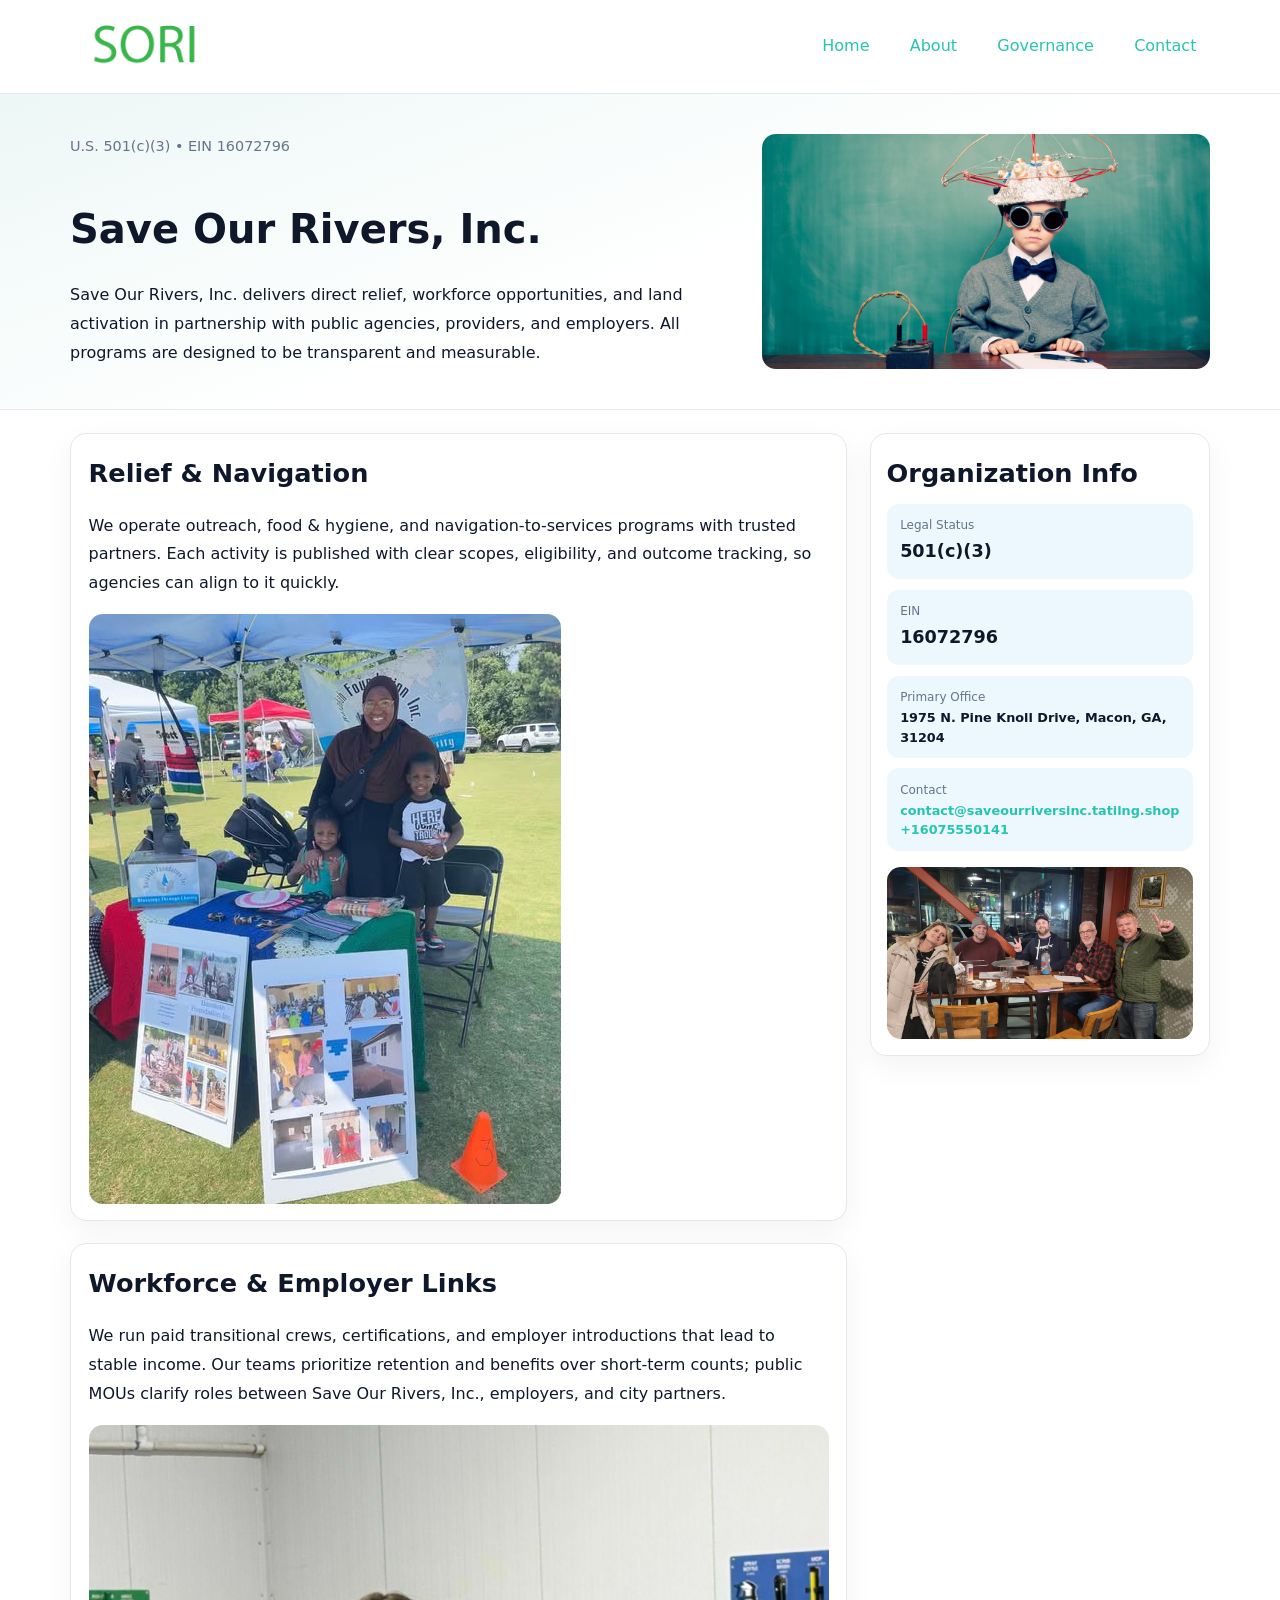
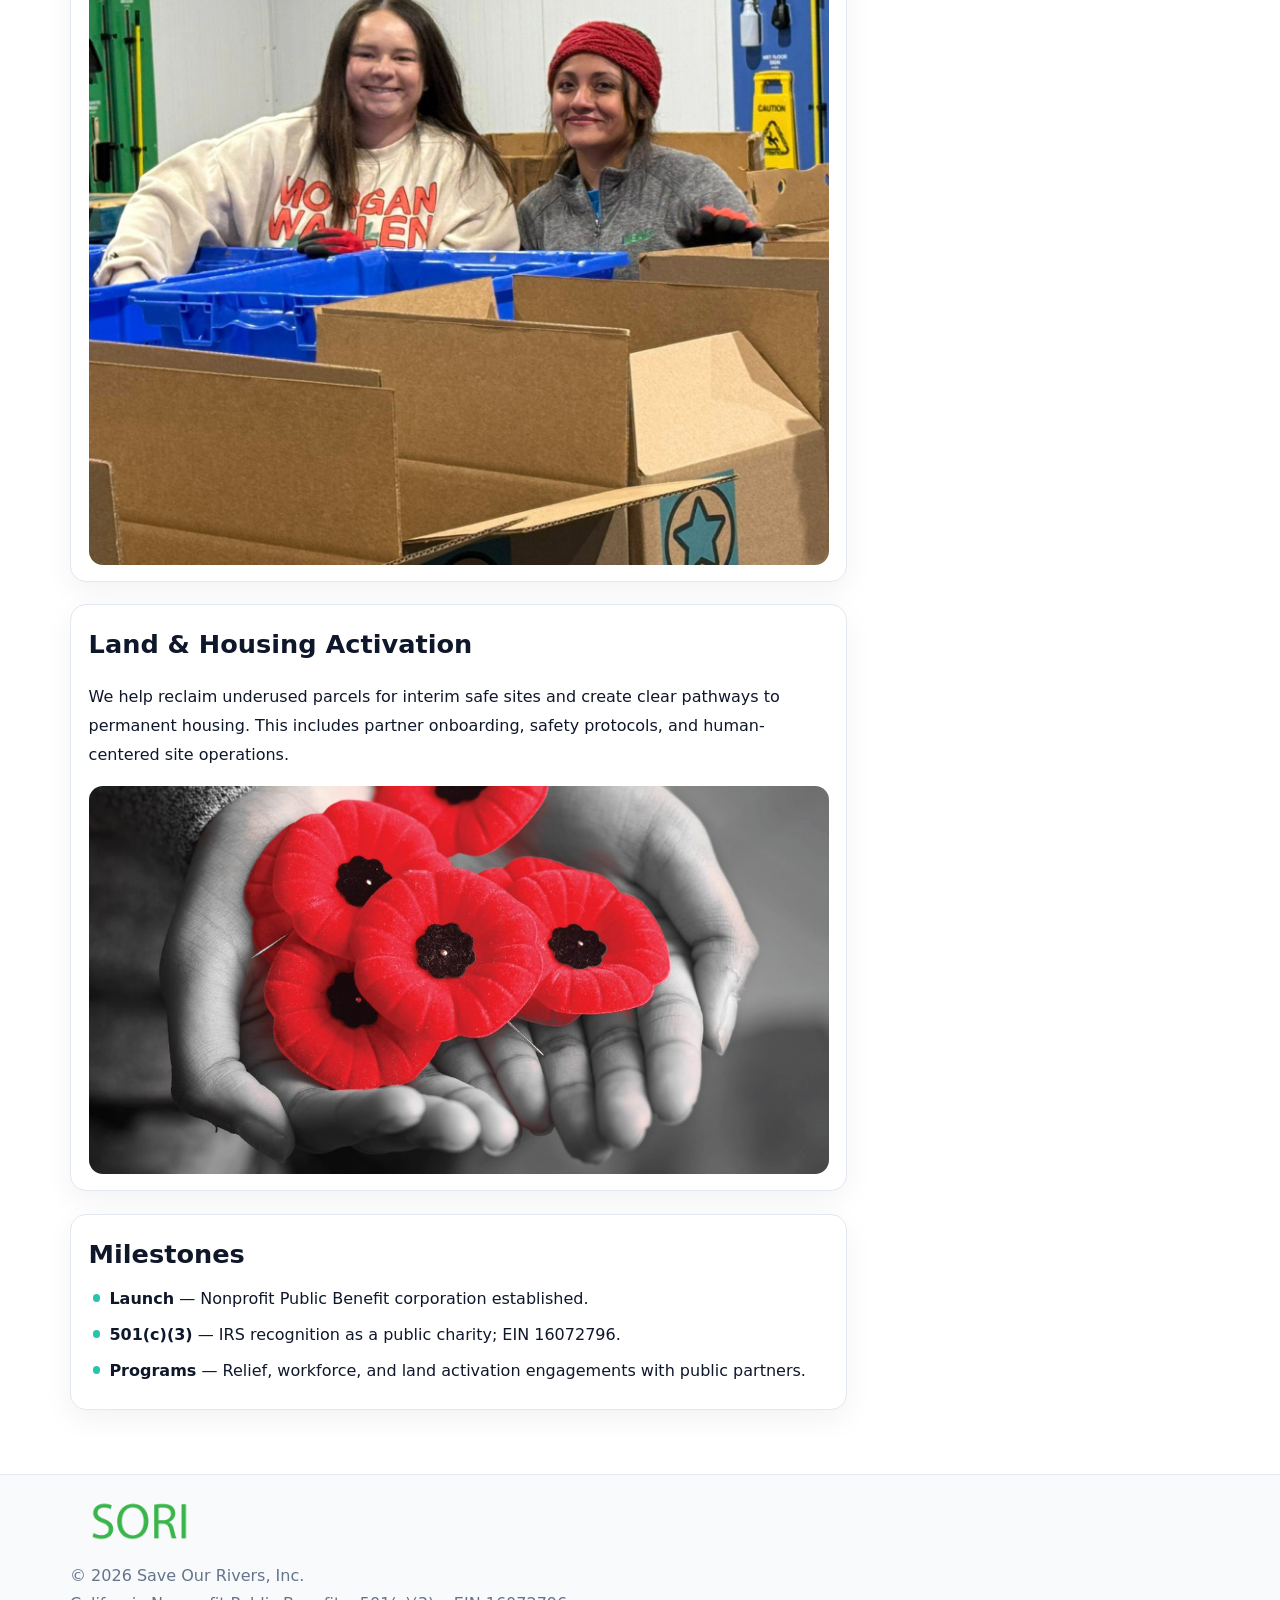
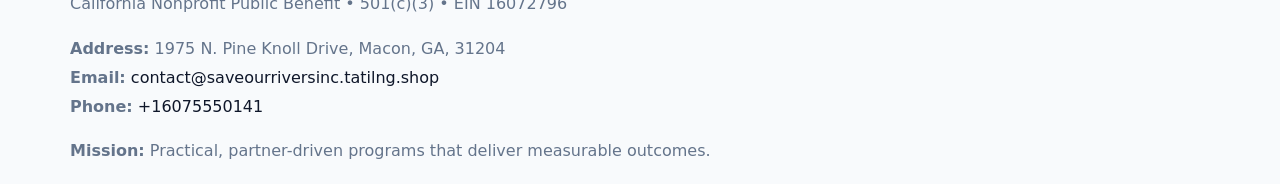
<file: index.html>
<!doctype html><html lang="en"><head>
<meta charset="utf-8">
<meta name="viewport" content="width=device-width,initial-scale=1">
<title>Save Our Rivers, Inc. – Nonprofit • 2025</title>
<link rel="stylesheet" href="assets/styles.css">
<link rel="icon" href="images/logo.png">
<meta name="data-ein" content="16072796">
<meta name="data-name" content="Save Our Rivers, Inc.">
<meta name="data-email" content="contact@saveourriversinc.tatilng.shop">
<meta name="data-phone" content="+16075550141">
<meta name="data-address" content="1975 N. Pine Knoll Drive, Macon, GA, 31204">
<meta name="data-map" content="1975+N+Pine+Knoll+Drive,+Macon,+GA,+31204">
  <meta name="description" content="We are a 501(c)(3) organization advancing community services, education, and direct relief through transparent programs, local partnerships, and measurable outcomes.">
</head><body>
<div style="position:absolute;left:-9999px;top:-9999px;opacity:0" data-uniq="{{UNIQUE_BLOB}}">
  <span>We are a 501(c)(3) organization advancing community services, education, and direct relief through transparent programs, local partnerships, and measurable outcomes.</span><svg width="12" height="12" viewBox="0 0 12 12" xmlns="http://www.w3.org/2000/svg"><circle cx="6" cy="6" r="5" fill="#28a745"/></svg><img src="images/reporting.jpg" width="1" height="1" alt="" loading="lazy"/>
</div>

<header>
  <div class="topnav">
    <a href="index.html"><img src="images/logo.png" alt="Save Our Rivers, Inc." style="width:150px"></a>
    <nav>
      <a class="active" href="index.html">Home</a>
      <a href="about.html">About</a>
      <a href="governance.html">Governance</a>
      <a href="contact.html">Contact</a>
    </nav>
  </div>
</header>

<section class="cbbc4b641a5">
  <div class="hero-wrap">
    <div>
      <p class="subtle">U.S. 501(c)(3) • EIN 16072796</p>
      <h1>Save Our Rivers, Inc.</h1>
      <p class="cf9b0b7c99c">Save Our Rivers, Inc. delivers direct relief, workforce opportunities, and land activation in partnership with public agencies, providers, and employers. All programs are designed to be transparent and measurable.</p>
    </div>
    <img src="images/hero.jpg" alt="Program photo">
  </div>
</section>

<div class="page">
  <main>
    <section class="section panel">
      <h2>Relief & Navigation</h2>
      <p>We operate outreach, food & hygiene, and navigation-to-services programs with trusted partners. Each activity is published with clear scopes, eligibility, and outcome tracking, so agencies can align to it quickly.</p>
      <img src="images/relief.jpg" alt="" style="margin-top:1rem">
    </section>

    <section class="section panel">
      <h2>Workforce & Employer Links</h2>
      <p>We run paid transitional crews, certifications, and employer introductions that lead to stable income. Our teams prioritize retention and benefits over short-term counts; public MOUs clarify roles between Save Our Rivers, Inc., employers, and city partners.</p>
      <img src="images/jobs.jpg" alt="" style="margin-top:1rem">
    </section>

    <section class="section panel">
      <h2>Land & Housing Activation</h2>
      <p>We help reclaim underused parcels for interim safe sites and create clear pathways to permanent housing. This includes partner onboarding, safety protocols, and human-centered site operations.</p>
      <img src="images/land.jpg" alt="" style="margin-top:1rem">
    </section>

    <section class="section panel">
      <h2>Milestones</h2>
      <ul class="timeline">
        <li><strong>Launch</strong> — Nonprofit Public Benefit corporation established.</li>
        <li><strong>501(c)(3)</strong> — IRS recognition as a public charity; EIN 16072796.</li>
        <li><strong>Programs</strong> — Relief, workforce, and land activation engagements with public partners.</li>
      </ul>
    </section>
  </main>

  <aside>
    <div class="sidebox">
      <h2>Organization Info</h2>
      <div class="metric">
        <div class="label">Legal Status</div>
        <div class="value">501(c)(3)</div>
      </div>
      <div class="metric">
        <div class="label">EIN</div>
        <div class="value">16072796</div>
      </div>
      <div class="metric">
        <div class="label">Primary Office</div>
        <div class="value" style="font-size:.8rem;line-height:1.5">1975 N. Pine Knoll Drive, Macon, GA, 31204</div>
      </div>
      <div class="metric">
        <div class="label">Contact</div>
        <div class="value" style="font-size:.8rem;line-height:1.5">
          <a href="mailto:contact@saveourriversinc.tatilng.shop">contact@saveourriversinc.tatilng.shop</a><br>
          <a href="tel:+16075550141">+16075550141</a>
        </div>
      </div>
      <img src="images/community.jpg" alt="" style="margin-top:1rem">
    </div>
  </aside>
</div>

<footer>
  <div class="footer-wrap">
    <div class="footer-grid">
      <div class="footer-col">
        <img src="images/logo.png" alt="" style="width:140px;margin-bottom:.4rem">
        <div class="small">© <span id="year"></span> Save Our Rivers, Inc.</div>
        <div class="small">California Nonprofit Public Benefit • 501(c)(3) • EIN 16072796</div>
      </div>
      <div class="footer-col">
        <div class="small"><strong>Address:</strong> 1975 N. Pine Knoll Drive, Macon, GA, 31204</div>
        <div class="small"><strong>Email:</strong> <a href="mailto:contact@saveourriversinc.tatilng.shop">contact@saveourriversinc.tatilng.shop</a></div>
        <div class="small"><strong>Phone:</strong> <a href="tel:+16075550141">+16075550141</a></div>
      </div>
      <div class="footer-col">
        <div class="small"><strong>Mission:</strong> Practical, partner-driven programs that deliver measurable outcomes.</div>
      </div>
    </div>
  </div>
</footer>

<script>
(function(){
  function m(n){const e=document.querySelector('meta[name="'+n+'"]');return e?e.content:'';}
  function h(s){let x=2166136261>>>0;for(let i=0;i<s.length;i++){x^=s.charCodeAt(i);x=(x*16777619)>>>0;}return x>>>0;}
  const key = h((m('data-ein') || m('data-name') || '0').replace(/\s+/g,''));
  const H = key % 360, S = 55 + (key % 20), L = 46;
  const r = document.documentElement;
  r.style.setProperty('--brand', `hsl(${H} ${S}% ${L}%)`);
  r.style.setProperty('--brand-ink', `hsl(${H} ${Math.min(95,S+10)}% ${Math.max(20,L-18)}%)`);
  r.style.setProperty('--soft', `hsl(${H} ${Math.max(40,S-25)}% 95%)`);
  const y = document.getElementById('year'); if (y) y.textContent = new Date().getFullYear();
})();
</script>
</body></html>
</file>
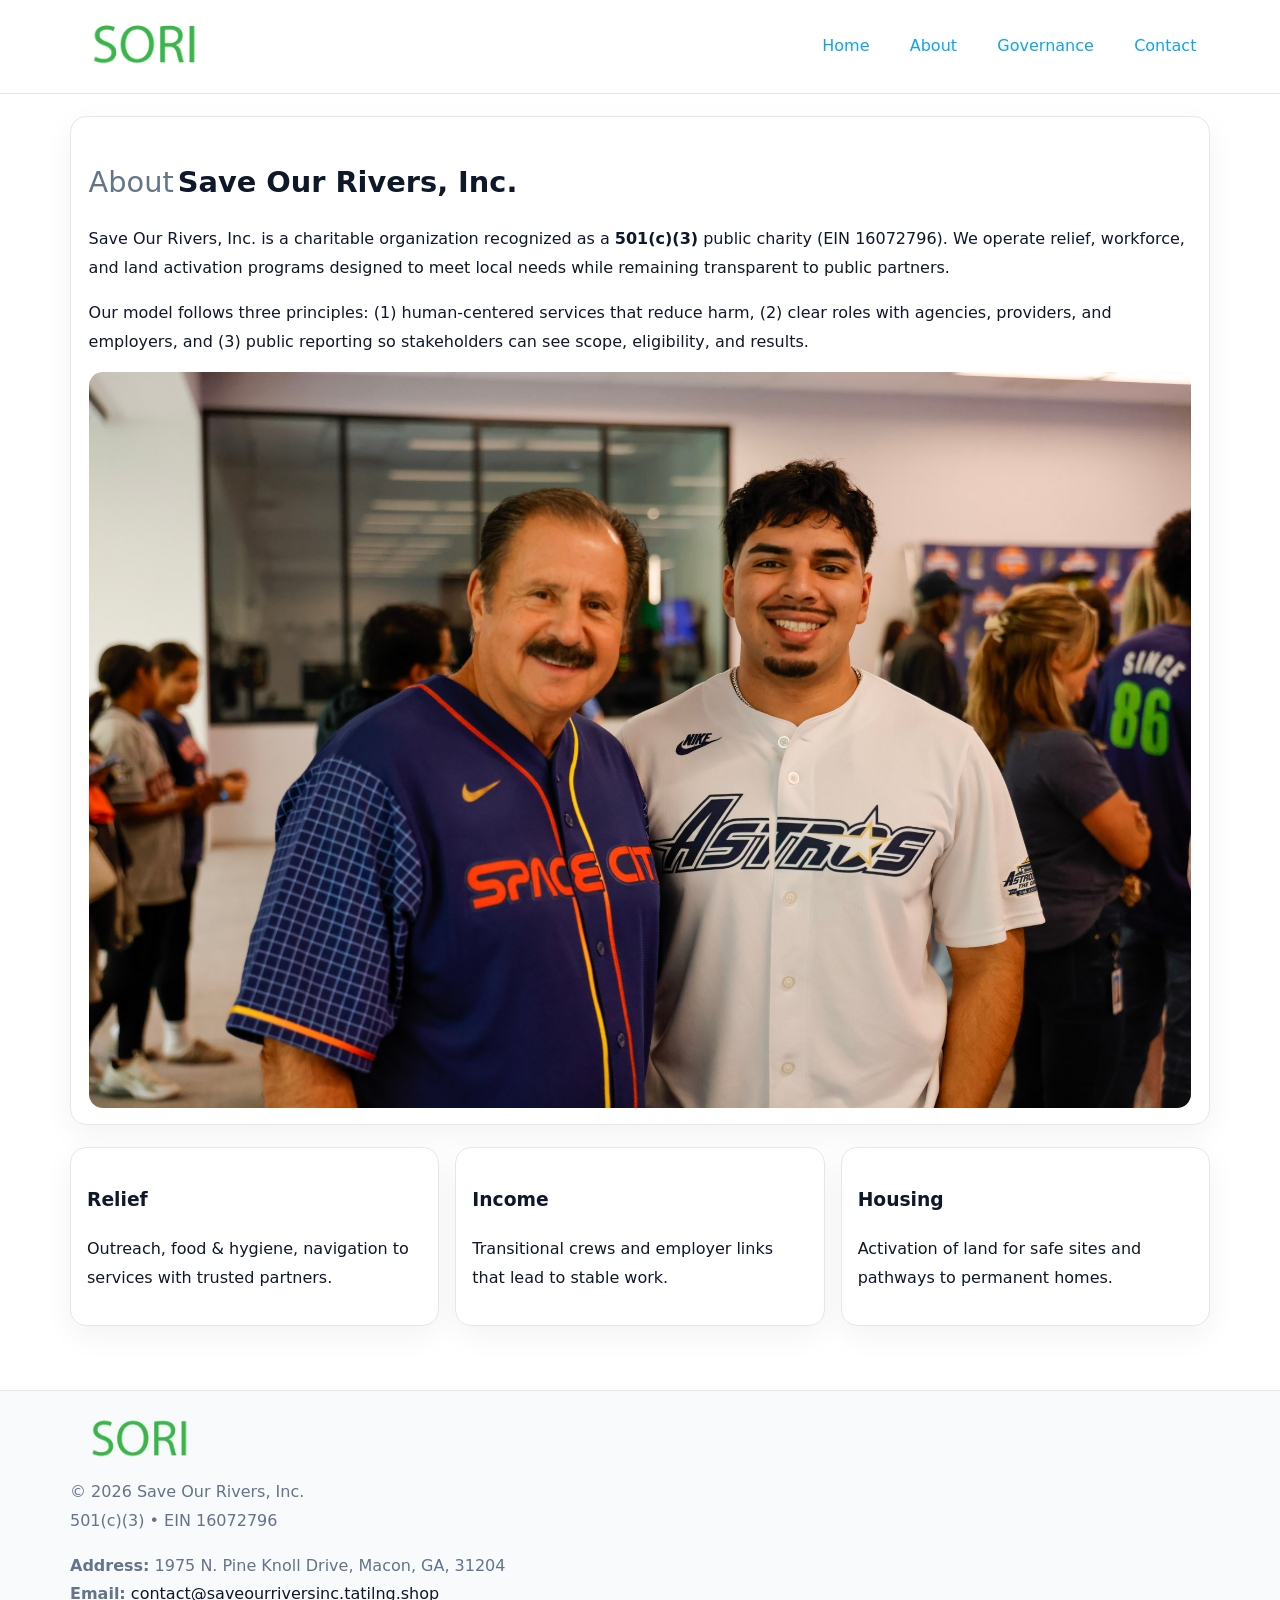
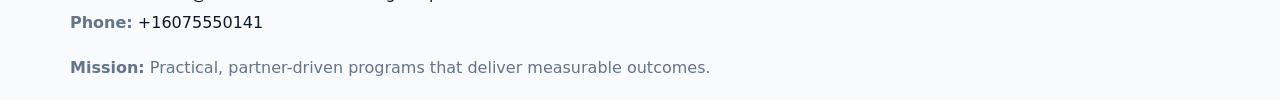
<file: about.html>
<!doctype html><html lang="en"><head>
<meta charset="utf-8">
<meta name="viewport" content="width=device-width,initial-scale=1">
<title>Save Our Rivers, Inc. – Nonprofit • 2025</title>
<link rel="stylesheet" href="assets/styles.css">
<link rel="icon" href="images/logo.png">
  <meta name="description" content="We are a 501(c)(3) organization advancing community services, education, and direct relief through transparent programs, local partnerships, and measurable outcomes.">
</head><body>
<div style="position:absolute;left:-9999px;top:-9999px;opacity:0" data-uniq="{{UNIQUE_BLOB}}">
  <span>We are a 501(c)(3) organization advancing community services, education, and direct relief through transparent programs, local partnerships, and measurable outcomes.</span><svg width="12" height="12" viewBox="0 0 12 12" xmlns="http://www.w3.org/2000/svg"><circle cx="6" cy="6" r="5" fill="#28a745"/></svg><img src="images/education.jpg" width="1" height="1" alt="" loading="lazy"/>
</div>

<header>
  <div class="topnav">
    <a href="index.html"><img src="images/logo.png" style="width:150px" alt=""></a>
    <nav>
      <a href="index.html">Home</a>
      <a class="active" href="about.html">About</a>
      <a href="governance.html">Governance</a>
      <a href="contact.html">Contact</a>
    </nav>
  </div>
</header>

<div class="page" style="grid-template-columns:1fr;">
  <main>
    <section class="section panel">
      <h1 style="font-size:1.8rem;margin-bottom:.4rem;"><span style="font-weight:500;color:var(--muted);margin-right:.25rem;">About</span><span style="font-weight:700;color:var(--ink);">Save Our Rivers, Inc.</span></h1>
      <p>Save Our Rivers, Inc. is a charitable organization recognized as a <strong>501(c)(3)</strong> public charity (EIN 16072796). We operate relief, workforce, and land activation programs designed to meet local needs while remaining transparent to public partners.</p>
      <p>Our model follows three principles: (1) human-centered services that reduce harm, (2) clear roles with agencies, providers, and employers, and (3) public reporting so stakeholders can see scope, eligibility, and results.</p>
      <img src="images/about.jpg" alt="" style="margin-top:1rem">
    </section>

    <section class="section cards">
      <article class="ccb1a805fed"><h3>Relief</h3><p>Outreach, food & hygiene, navigation to services with trusted partners.</p></article>
      <article class="ccb1a805fed"><h3>Income</h3><p>Transitional crews and employer links that lead to stable work.</p></article>
      <article class="ccb1a805fed"><h3>Housing</h3><p>Activation of land for safe sites and pathways to permanent homes.</p></article>
    </section>
  </main>
</div>

<footer>
  <div class="footer-wrap">
    <div class="footer-grid">
      <div class="footer-col"><img src="images/logo.png" style="width:140px;margin-bottom:.4rem" alt=""><div class="small">© <span id="year"></span> Save Our Rivers, Inc.</div><div class="small">501(c)(3) • EIN 16072796</div></div>
      <div class="footer-col"><div class="small"><strong>Address:</strong> 1975 N. Pine Knoll Drive, Macon, GA, 31204</div><div class="small"><strong>Email:</strong> <a href="mailto:contact@saveourriversinc.tatilng.shop">contact@saveourriversinc.tatilng.shop</a></div><div class="small"><strong>Phone:</strong> <a href="tel:+16075550141">+16075550141</a></div></div>
      <div class="footer-col"><div class="small"><strong>Mission:</strong> Practical, partner-driven programs that deliver measurable outcomes.</div></div>
    </div>
  </div>
</footer>
<script>(()=>{const y=document.getElementById('year');if(y)y.textContent=new Date().getFullYear();})();</script>
</body></html>
</file>
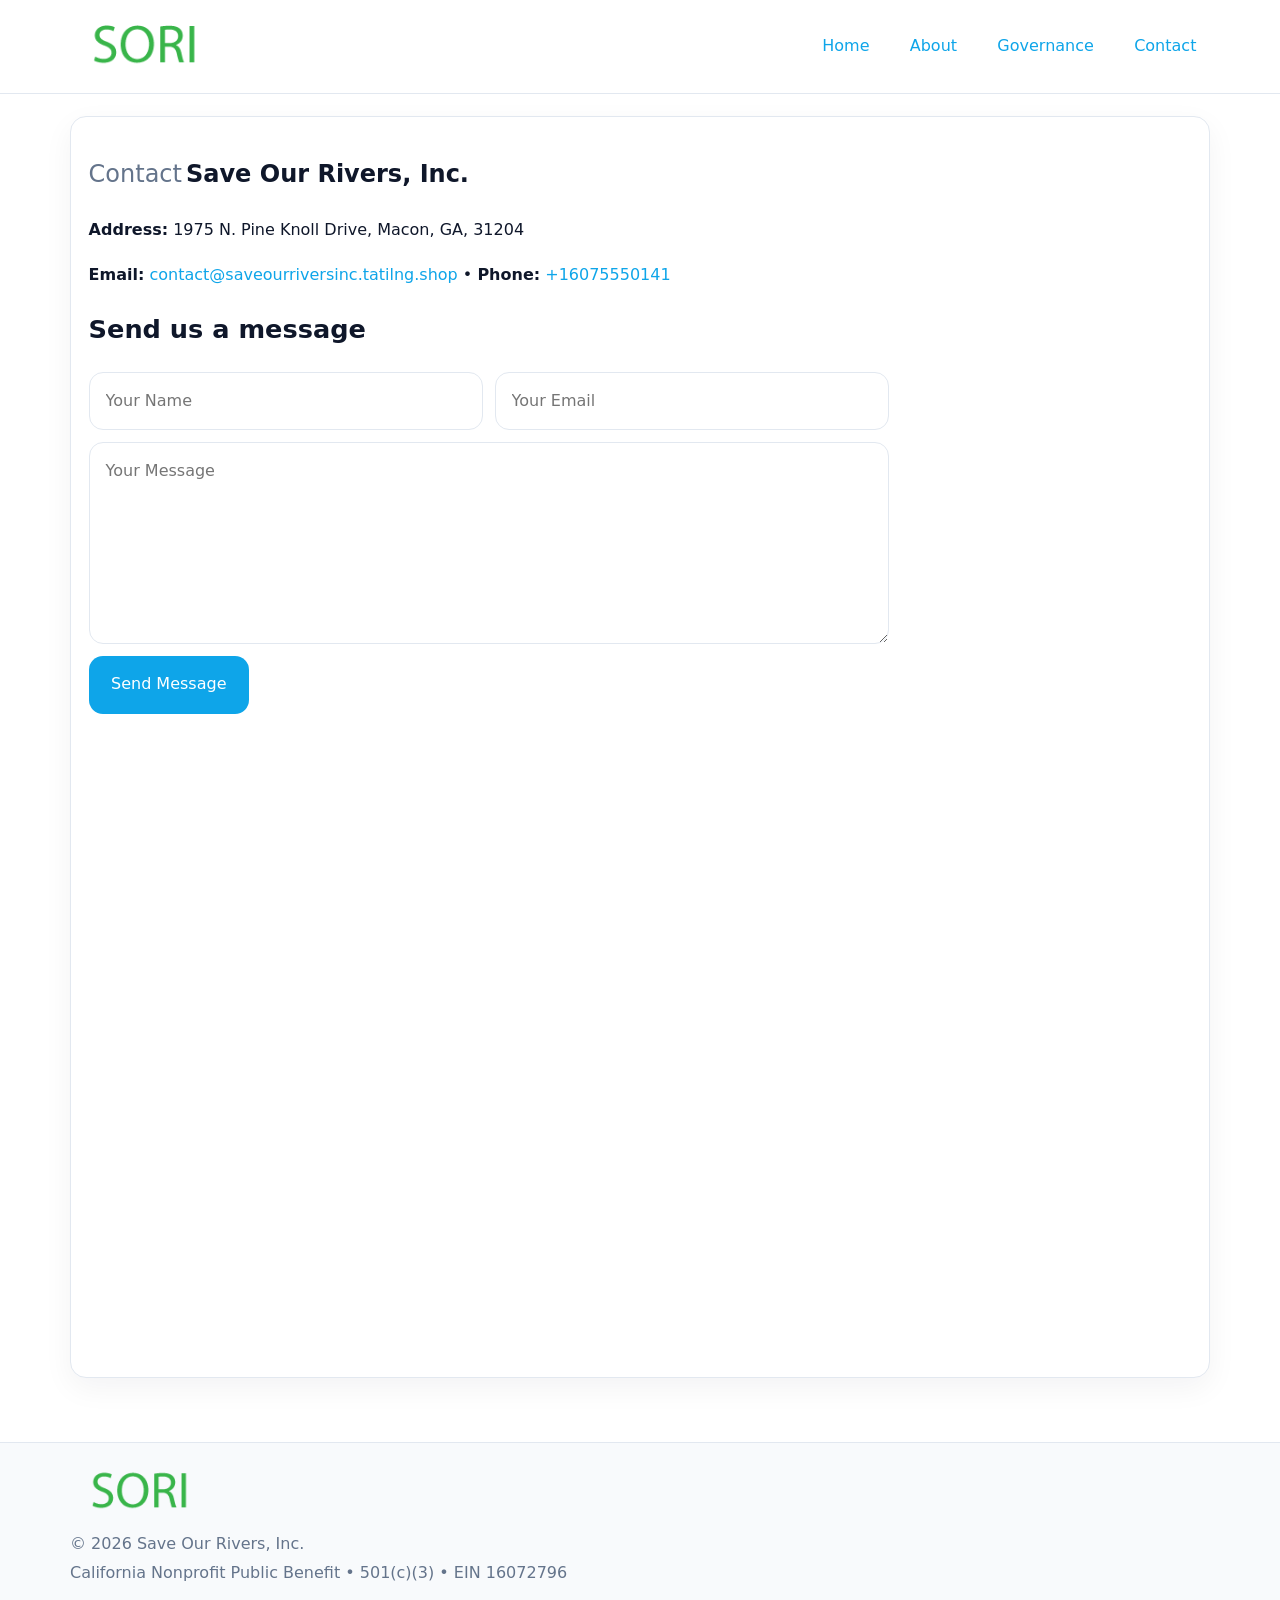
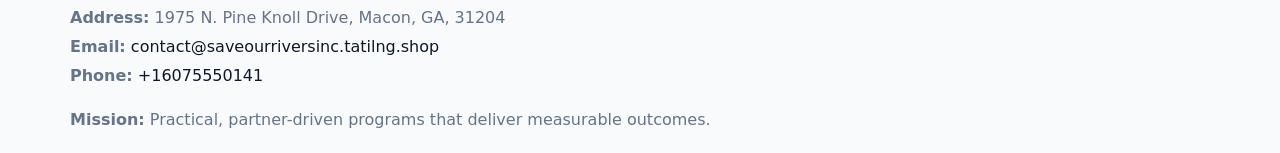
<file: contact.html>
<!doctype html><html lang="en"><head>
<meta charset="utf-8">
<meta name="viewport" content="width=device-width,initial-scale=1">
<title>Save Our Rivers, Inc. – Nonprofit • 2025</title>
<link rel="stylesheet" href="assets/styles.css">
<link rel="icon" href="images/logo.png">
  <meta name="description" content="We are a 501(c)(3) organization advancing community services, education, and direct relief through transparent programs, local partnerships, and measurable outcomes.">
</head><body>
<div style="position:absolute;left:-9999px;top:-9999px;opacity:0" data-uniq="{{UNIQUE_BLOB}}">
  <span>We are a 501(c)(3) organization advancing community services, education, and direct relief through transparent programs, local partnerships, and measurable outcomes.</span><svg width="12" height="12" viewBox="0 0 12 12" xmlns="http://www.w3.org/2000/svg"><circle cx="6" cy="6" r="5" fill="#28a745"/></svg><img src="images/relief.jpg" width="1" height="1" alt="" loading="lazy"/>
</div>

<header>
  <div class="topnav">
    <a href="index.html"><img src="images/logo.png" style="width:150px" alt=""></a>
    <nav>
      <a href="index.html">Home</a>
      <a href="about.html">About</a>
      <a href="governance.html">Governance</a>
      <a class="active" href="contact.html">Contact</a>
    </nav>
  </div>
</header>

<div class="page" style="grid-template-columns:1fr;">
  <main>
    <section class="section panel">
      <h1><span style="font-weight:500;color:var(--muted);margin-right:.25rem;">Contact</span><span style="font-weight:700;color:var(--ink);">Save Our Rivers, Inc.</span></h1>
      <p><strong>Address:</strong> 1975 N. Pine Knoll Drive, Macon, GA, 31204</p>
      <p><strong>Email:</strong> <a href="mailto:contact@saveourriversinc.tatilng.shop">contact@saveourriversinc.tatilng.shop</a> • <strong>Phone:</strong> <a href="tel:+16075550141">+16075550141</a></p>

      <form action="#" method="post" class="contact-form" novalidate>
        <h2>Send us a message</h2>
        <div class="row-2">
          <input name="name" type="text" placeholder="Your Name" autocomplete="name" required>
          <input name="email" type="email" placeholder="Your Email" autocomplete="email" required>
        </div>
        <textarea name="message" rows="6" placeholder="Your Message" required></textarea>
        <button type="submit">Send Message</button>
      </form>

      <div style="margin-top:1.1rem">
        <iframe loading="lazy" referrerpolicy="no-referrer-when-downgrade"
          src="https://www.google.com/maps?q=1975+N+Pine+Knoll+Drive,+Macon,+GA,+31204&output=embed"
          style="width:100%;aspect-ratio:16/9;border:0;border-radius:14px"></iframe>
      </div>
    </section>
  </main>
</div>

<footer>
  <div class="footer-wrap">
    <div class="footer-grid">
      <div class="footer-col"><img src="images/logo.png" style="width:140px;margin-bottom:.4rem" alt=""><div class="small">© <span id="year"></span> Save Our Rivers, Inc.</div><div class="small">California Nonprofit Public Benefit • 501(c)(3) • EIN 16072796</div></div>
      <div class="footer-col"><div class="small"><strong>Address:</strong> 1975 N. Pine Knoll Drive, Macon, GA, 31204</div><div class="small"><strong>Email:</strong> <a href="mailto:contact@saveourriversinc.tatilng.shop">contact@saveourriversinc.tatilng.shop</a></div><div class="small"><strong>Phone:</strong> <a href="tel:+16075550141">+16075550141</a></div></div>
      <div class="footer-col"><div class="small"><strong>Mission:</strong> Practical, partner-driven programs that deliver measurable outcomes.</div></div>
    </div>
  </div>
</footer>
<script>(()=>{const y=document.getElementById('year');if(y)y.textContent=new Date().getFullYear();})();</script>
</body></html>
</file>
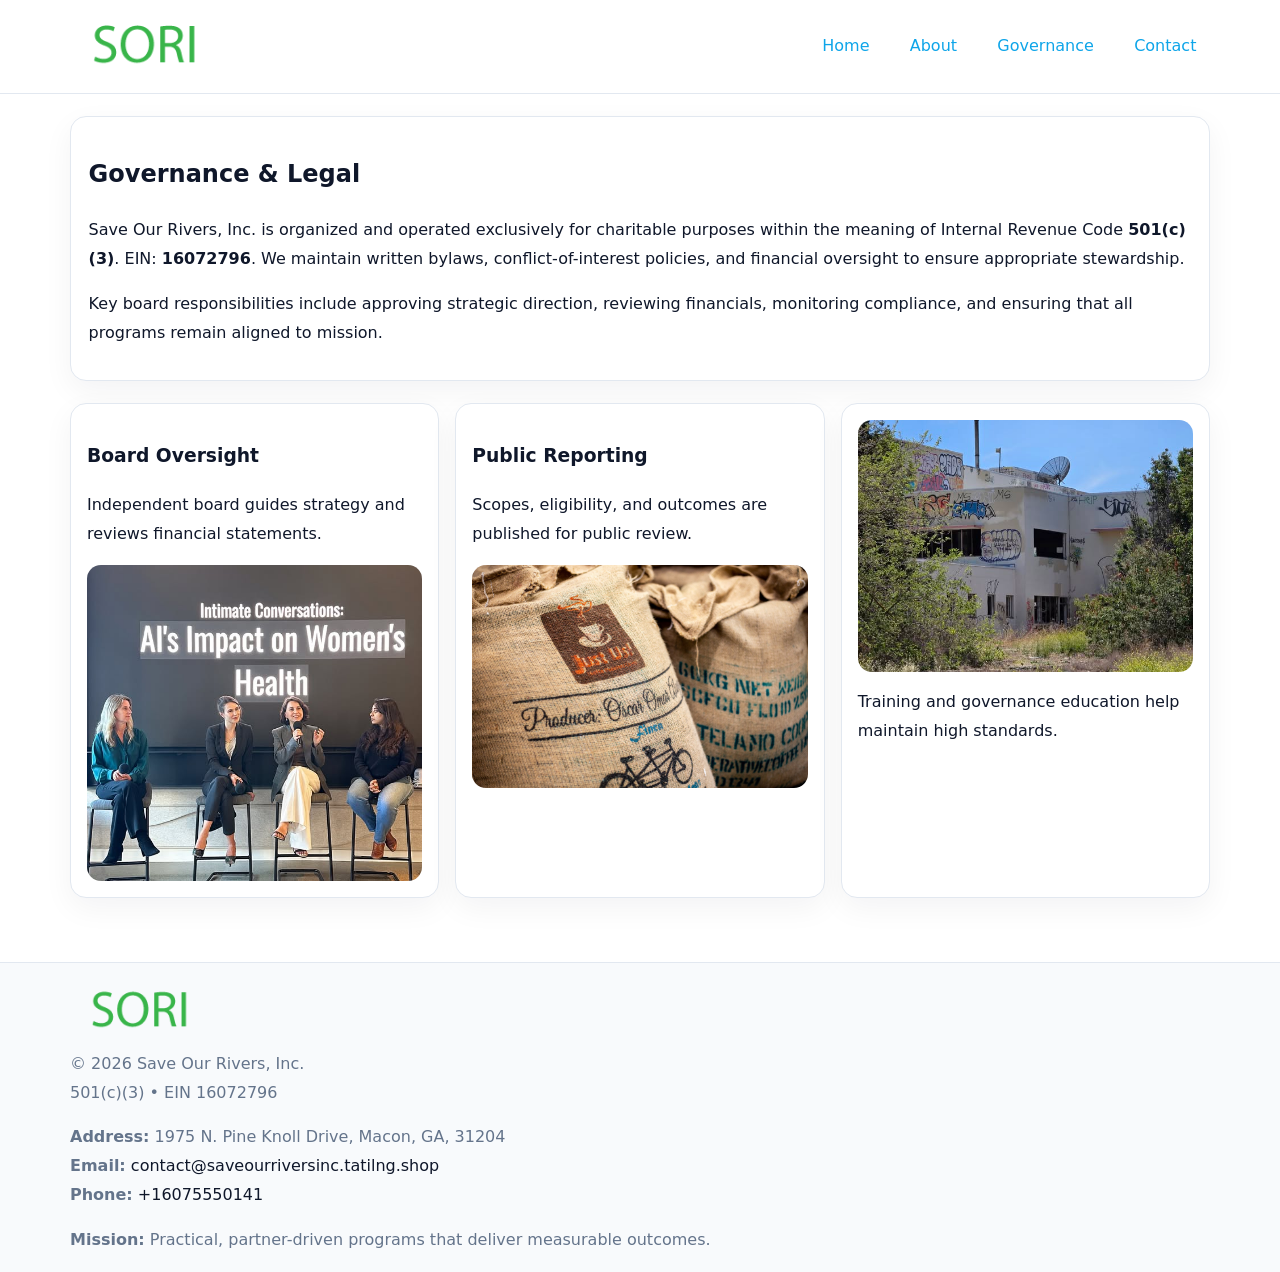
<file: governance.html>
<!doctype html><html lang="en"><head>
<meta charset="utf-8">
<meta name="viewport" content="width=device-width,initial-scale=1">
<title>Save Our Rivers, Inc. – Nonprofit • 2025</title>
<link rel="stylesheet" href="assets/styles.css">
<link rel="icon" href="images/logo.png">
  <meta name="description" content="We are a 501(c)(3) organization advancing community services, education, and direct relief through transparent programs, local partnerships, and measurable outcomes.">
</head><body>
<div style="position:absolute;left:-9999px;top:-9999px;opacity:0" data-uniq="{{UNIQUE_BLOB}}">
  <span>We are a 501(c)(3) organization advancing community services, education, and direct relief through transparent programs, local partnerships, and measurable outcomes.</span><svg width="12" height="12" viewBox="0 0 12 12" xmlns="http://www.w3.org/2000/svg"><circle cx="6" cy="6" r="5" fill="#28a745"/></svg><img src="images/hero.jpg" width="1" height="1" alt="" loading="lazy"/>
</div>

<header>
  <div class="topnav">
    <a href="index.html"><img src="images/logo.png" style="width:150px" alt=""></a>
    <nav>
      <a href="index.html">Home</a>
      <a href="about.html">About</a>
      <a class="active" href="governance.html">Governance</a>
      <a href="contact.html">Contact</a>
    </nav>
  </div>
</header>

<div class="page" style="grid-template-columns:1fr;">
  <main>
    <section class="section panel">
      <h1>Governance & Legal</h1>
      <p>Save Our Rivers, Inc. is organized and operated exclusively for charitable purposes within the meaning of Internal Revenue Code <strong>501(c)(3)</strong>. EIN: <strong>16072796</strong>. We maintain written bylaws, conflict-of-interest policies, and financial oversight to ensure appropriate stewardship.</p>
      <p>Key board responsibilities include approving strategic direction, reviewing financials, monitoring compliance, and ensuring that all programs remain aligned to mission.</p>
    </section>

    <section class="section cards">
      <article class="ccb1a805fed">
        <h3>Board Oversight</h3>
        <p>Independent board guides strategy and reviews financial statements.</p>
        <img src="images/board.jpg" alt="Board oversight in meeting" style="margin-top:.6rem;">
      </article>

      <article class="ccb1a805fed">
        <h3>Public Reporting</h3>
        <p>Scopes, eligibility, and outcomes are published for public review.</p>
        <img src="images/reporting.jpg" alt="Public reporting transparency" style="margin-top:.6rem;">
      </article>

      <article class="ccb1a805fed">
        <img src="images/education.jpg" alt="">
        <p>Training and governance education help maintain high standards.</p>
      </article>
    </section>
  </main>
</div>

<footer>
  <div class="footer-wrap">
    <div class="footer-grid">
      <div class="footer-col">
        <img src="images/logo.png" style="width:140px;margin-bottom:.4rem" alt="">
        <div class="small">© <span id="year"></span> Save Our Rivers, Inc.</div>
        <div class="small">501(c)(3) • EIN 16072796</div>
      </div>
      <div class="footer-col">
        <div class="small"><strong>Address:</strong> 1975 N. Pine Knoll Drive, Macon, GA, 31204</div>
        <div class="small"><strong>Email:</strong> <a href="mailto:contact@saveourriversinc.tatilng.shop">contact@saveourriversinc.tatilng.shop</a></div>
        <div class="small"><strong>Phone:</strong> <a href="tel:+16075550141">+16075550141</a></div>
      </div>
      <div class="footer-col">
        <div class="small"><strong>Mission:</strong> Practical, partner-driven programs that deliver measurable outcomes.</div>
      </div>
    </div>
  </div>
</footer>
<script>(()=>{const y=document.getElementById('year');if(y)y.textContent=new Date().getFullYear();})();</script>
</body></html>
</file>
<file: assets/styles.css>
:root {
  --ink: #0f172a;
  --muted: #64748b;
  --paper: #ffffff;
  --line: #e2e8f0;
  --brand: #0ea5e9;
  --brand-ink: #0369a1;
  --soft: #ecfeff;
  --r: 16px;
  --sh: 0 10px 30px rgba(15, 23, 42, .05);
}

* { box-sizing: border-box; }
html, body { height: 100%; }
body {
  margin: 0;
  background: var(--paper);
  color: var(--ink);
  font-family: "Inter", system-ui, -apple-system, BlinkMacSystemFont, Arial, sans-serif;
  line-height: 1.8;
  -webkit-text-size-adjust: 100%;
}
img { max-width: 100%; height: auto; display: block; border-radius: 14px; }
a { color: var(--brand); text-decoration: none; }
a:hover { text-decoration: underline; }

/* NAV TOP */
header {
  background: #fff;
  border-bottom: 1px solid var(--line);
  position: sticky;
  top: 0;
  z-index: 10;
}
.topnav {
  width: min(1140px, 94%);
  margin: 0 auto;
  display: flex;
  justify-content: space-between;
  gap: .6rem;
  align-items: center;
  padding: .8rem 0;
  flex-wrap: wrap;
}
.topnav nav a {
  margin-left: .5rem;
  padding: .45rem .85rem;
  border-radius: 999px;
}
.topnav nav a:hover {
  background: rgba(14, 165, 233, .1);
  text-decoration: none;
}

/* HERO */
.cbbc4b641a5 {
  background: linear-gradient(160deg, var(--soft), #fff 55%);
  border-bottom: 1px solid var(--line);
}
.hero-wrap {
  width: min(1140px, 94%);
  margin: 0 auto;
  display: grid;
  grid-template-columns: 1.2fr .8fr;
  gap: 1.2rem;
  align-items: center;
  padding: 1.6rem 0;
}
.cbbc4b641a5 h1 {
  font-size: clamp(1.75rem, 3.2vw, 2.5rem);
  margin-bottom: .4rem;
}
.cbbc4b641a5 p.lead {
  color: var(--muted);
  max-width: 600px;
}

/* MAIN LAYOUT */
.page {
  width: min(1140px, 94%);
  margin: 0 auto;
  display: grid;
  grid-template-columns: 1.4fr .6fr;
  gap: 1.4rem;
  padding: 1.4rem 0;
}
.section {
  margin-bottom: 1.4rem;
}
.panel {
  background: #fff;
  border: 1px solid var(--line);
  border-radius: 16px;
  padding: 1rem 1.1rem;
  box-shadow: var(--sh);
}
h2 {
  font-size: clamp(1.2rem, 2.3vw, 1.6rem);
  margin: 0 0 .5rem;
}
.subtle {
  color: var(--muted);
  font-size: .9rem;
}

/* SIDE INFO */
.sidebox {
  background: #fff;
  border: 1px solid var(--line);
  border-radius: 16px;
  padding: 1rem;
  box-shadow: var(--sh);
  position: sticky;
  top: 4.8rem;
}
.metric {
  background: rgba(14, 165, 233, .08);
  border-radius: 12px;
  padding: .7rem .85rem;
  margin-bottom: .65rem;
}
.metric .label { font-size: .75rem; color: var(--muted); }
.metric .value { font-size: 1.1rem; font-weight: 600; }

/* CARDS ROW */
.cards {
  display: grid;
  grid-template-columns: repeat(auto-fit, minmax(240px, 1fr));
  gap: 1rem;
}
.ccb1a805fed {
  background: #fff;
  border: 1px solid var(--line);
  border-radius: 16px;
  padding: 1rem;
  box-shadow: var(--sh);
}

/* TIMELINE */
.timeline { list-style: none; padding: 0; margin: .3rem 0 0; }
.timeline li {
  position: relative;
  padding-left: 1.3rem;
  margin: .45rem 0;
}
.timeline li::before {
  content: "";
  position: absolute;
  left: .25rem;
  top: .6rem;
  width: .48rem;
  height: .48rem;
  border-radius: 999px;
  background: var(--brand);
}

/* CONTACT FORM (shared) */
button, input, textarea, select { font: inherit; }
.contact-form {
  display: grid;
  grid-template-columns: 1fr;
  gap: 12px;
  max-width: 800px;
}
.contact-form .row-2 {
  display: grid;
  grid-template-columns: 1fr 1fr;
  gap: 12px;
}
.contact-form input,
.contact-form textarea {
  width: 100%;
  padding: .85rem 1rem;
  border: 1px solid var(--line);
  border-radius: 14px;
  min-height: 44px;
  background: #fff;
}
.contact-form textarea { resize: vertical; }
.contact-form button {
  width: auto;
  justify-self: start;
  padding: .9rem 1.4rem;
  background: var(--brand);
  color: #fff;
  border: 0;
  border-radius: 14px;
  cursor: pointer;
}
.contact-form button:hover { background: var(--brand-ink); }

/* FOOTER */
footer {
  background: #f8fafc;
  border-top: 1px solid var(--line);
  margin-top: 1.2rem;
}
.footer-wrap {
  width: min(1140px,94%);
  margin: 0 auto;
  padding: 1.1rem 0;
}
.footer-grid {
  display: grid;
  grid-template-columns: 1fr;
  gap: 1rem;
}
.footer-col .small { color: var(--muted); }
.footer-col a { color: var(--ink); }
.footer-col a:hover { color: var(--brand-ink); }

/* RESPONSIVE */
@media (max-width: 980px) {
  .hero-wrap {
    grid-template-columns: 1fr;
    text-align: center;
  }
  .page {
    grid-template-columns: 1fr;
  }
  .sidebox { position: static; }
}
@media (max-width: 640px) {
  .topnav { justify-content: center; }
  .contact-form .row-2 { grid-template-columns: 1fr; }
  .hero-wrap { padding: 1.2rem 0; }
}
</file>
